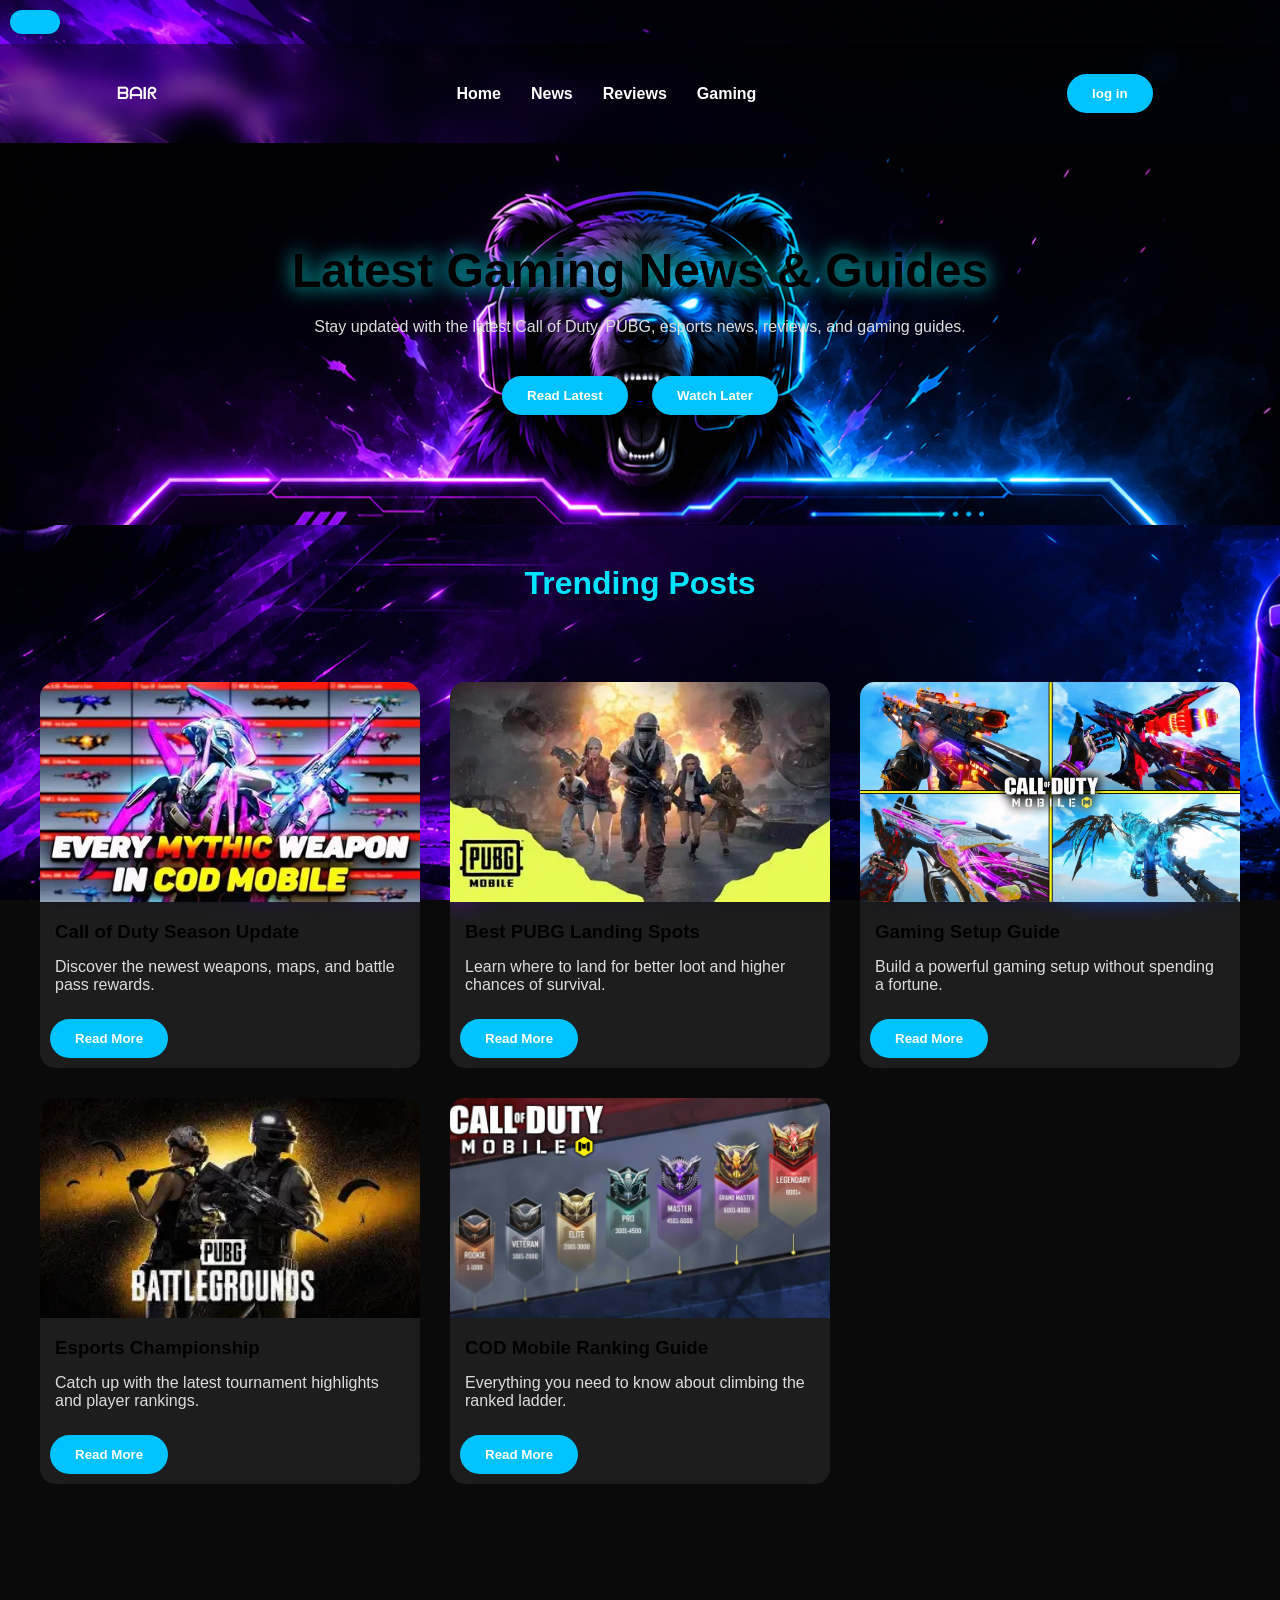
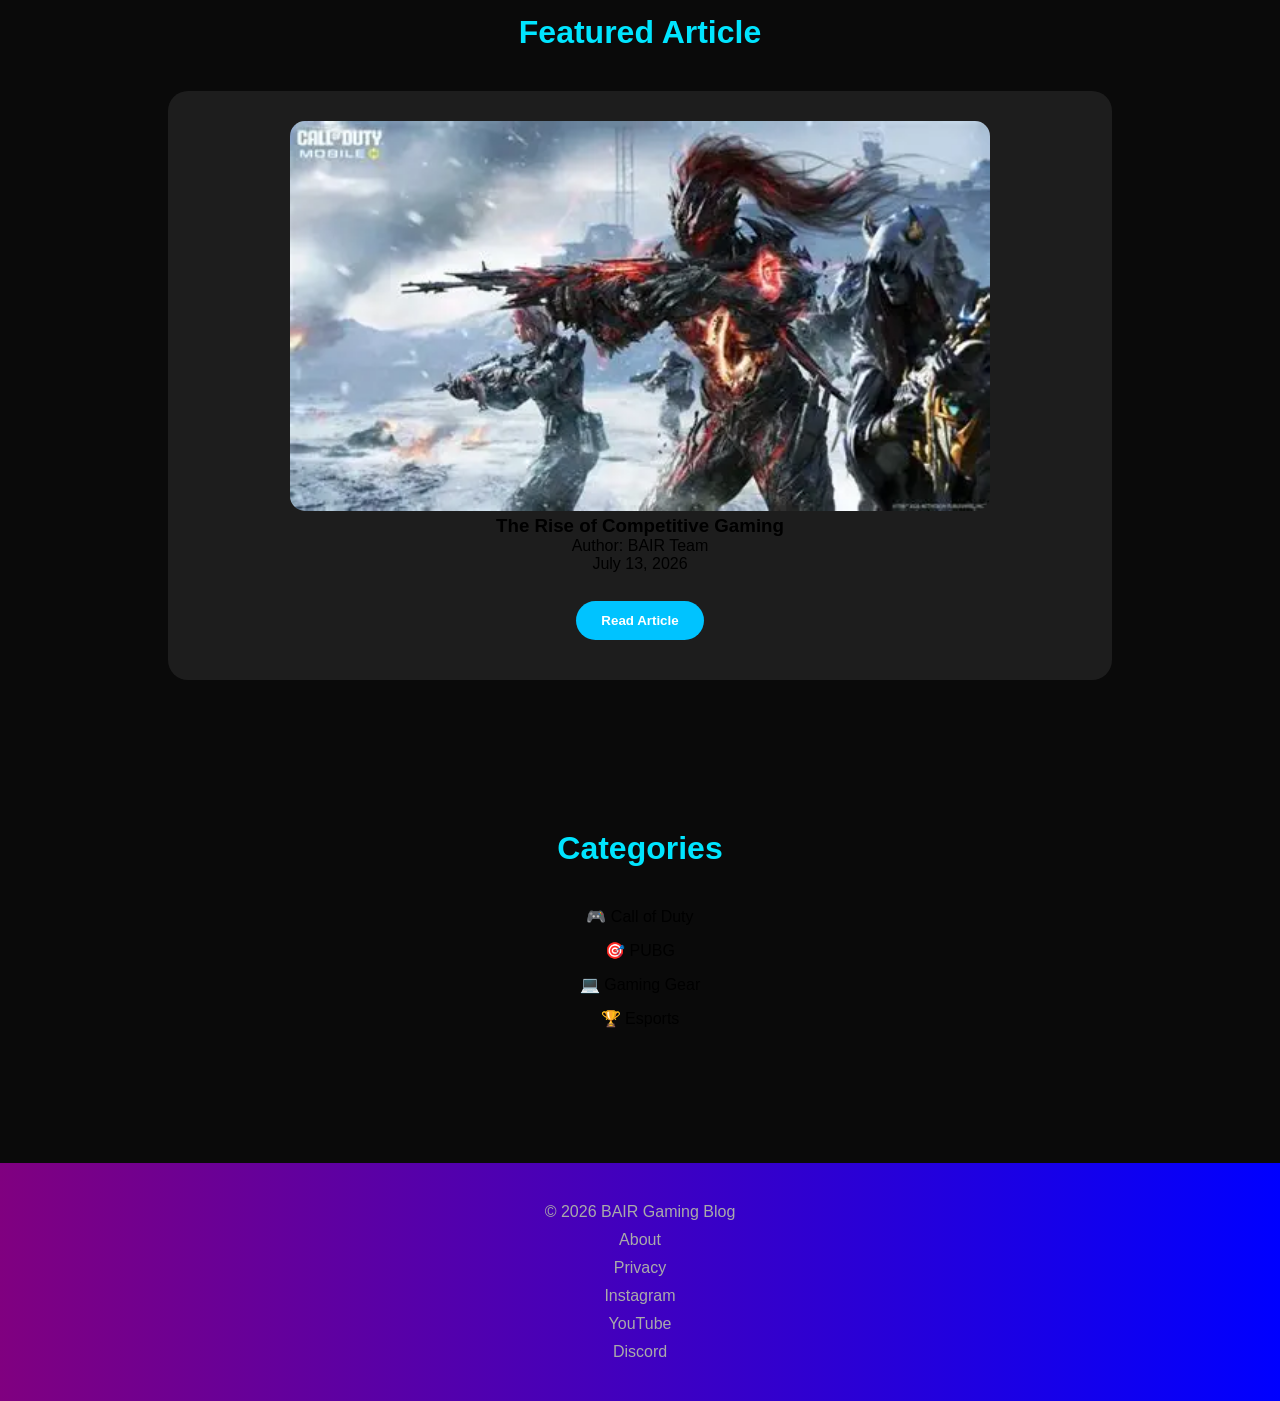
<file: index.html>
<!DOCTYPE html>
<html lang="en">
<head>
    <meta charset="UTF-8">
    <meta name="viewport" content="width=device-width, initial-scale=1.0">
    <title>ᗷᗩIᖇ</title>

    <link rel="icon" type="image/png" href="assets/ede705b7-24f5-47b2-87d8-4bb759a129b2.png">
    <link rel="stylesheet" href="index.css">
    <button>    <a href="login.html">
</button>

    </a>
</head>

<body>

<header>

    <nav>
        <a href="#">ᗷᗩIᖇ</a>

        <ul>
            <li><a href="#">Home</a></li>
            <li><a href="#">News</a></li>
            <li><a href="#">Reviews</a></li>
            <li><a href="#">Gaming</a></li>
        </ul>
<a href="login.html">
    <button>log in</button>
</a>
    </nav>

</header>

<main>

    <!-- Hero Section -->

    <section class="hero">

        <h1>Latest Gaming News & Guides</h1>

        <p>
            Stay updated with the latest Call of Duty,
            PUBG, esports news, reviews, and gaming guides.
        </p>

       <a href="latest.html">
    <button>Read Latest</button>
</a>
        <button>Watch Later</button>

    </section>

    <!-- Trending Posts -->

    <section class="trending">

        <h2>Trending Posts</h2>

        <div class="posts">

            <article class="card">

                <img src="assets/OIP.webp"
                     alt="Call of Duty gameplay">

                <h3>Call of Duty Season Update</h3>

                <p>
                    Discover the newest weapons,
                    maps, and battle pass rewards.
                </p>

                <button>Read More</button>

            </article>

            <article class="card">

                <img src="assets/OIP (1).webp"
                     alt="PUBG action">

                <h3>Best PUBG Landing Spots</h3>

                <p>
                    Learn where to land for better loot
                    and higher chances of survival.
                </p>

                <button>Read More</button>

            </article>

            <article class="card">

                <img src="assets/maxresdefault.jpg"
                     alt="Gaming setup">

                <h3>Gaming Setup Guide</h3>

                <p>
                    Build a powerful gaming setup without
                    spending a fortune.
                </p>

                <button>Read More</button>

            </article>

            <article class="card">

                <img src="assets/OIP (2).webp"
                     alt="Esports tournament">

                <h3>Esports Championship</h3>

                <p>
                    Catch up with the latest tournament
                    highlights and player rankings.
                </p>

                <button>Read More</button>

            </article>

            <article class="card">

                <img src="assets/call-of-duty-mobile-codm-ranks.avif"
                     alt="Call of Duty Mobile ranks">

                <h3>COD Mobile Ranking Guide</h3>

                <p>
                    Everything you need to know about
                    climbing the ranked ladder.
                </p>

                <button>Read More</button>

            </article>

        </div>

    </section>

    <!-- Featured -->

    <section class="featured">

        <h2>Featured Article</h2>

        <article>

            <img src="assets/vecna.webp"
                 alt="Featured gaming article">

            <h3>The Rise of Competitive Gaming</h3>

            <p>Author: BAIR Team</p>

            <time datetime="2026-07-13">
                July 13, 2026
            </time>

            <br><br>

            <button>Read Article</button>

        </article>

    </section>

    <!-- Categories -->

    <aside class="categories">

        <h2>Categories</h2>

        <ul>

            <li>🎮 Call of Duty</li>

            <li>🎯 PUBG</li>

            <li>💻 Gaming Gear</li>

            <li>🏆 Esports</li>

        </ul>

    </aside>

</main>

<footer>

    <p>&copy; 2026 BAIR Gaming Blog</p>

    <p>About</p>
    <p>Privacy</p>
    <p>Instagram</p>
    <p>YouTube</p>
    <p>Discord</p>

</footer>

</body>
</html>
</file>
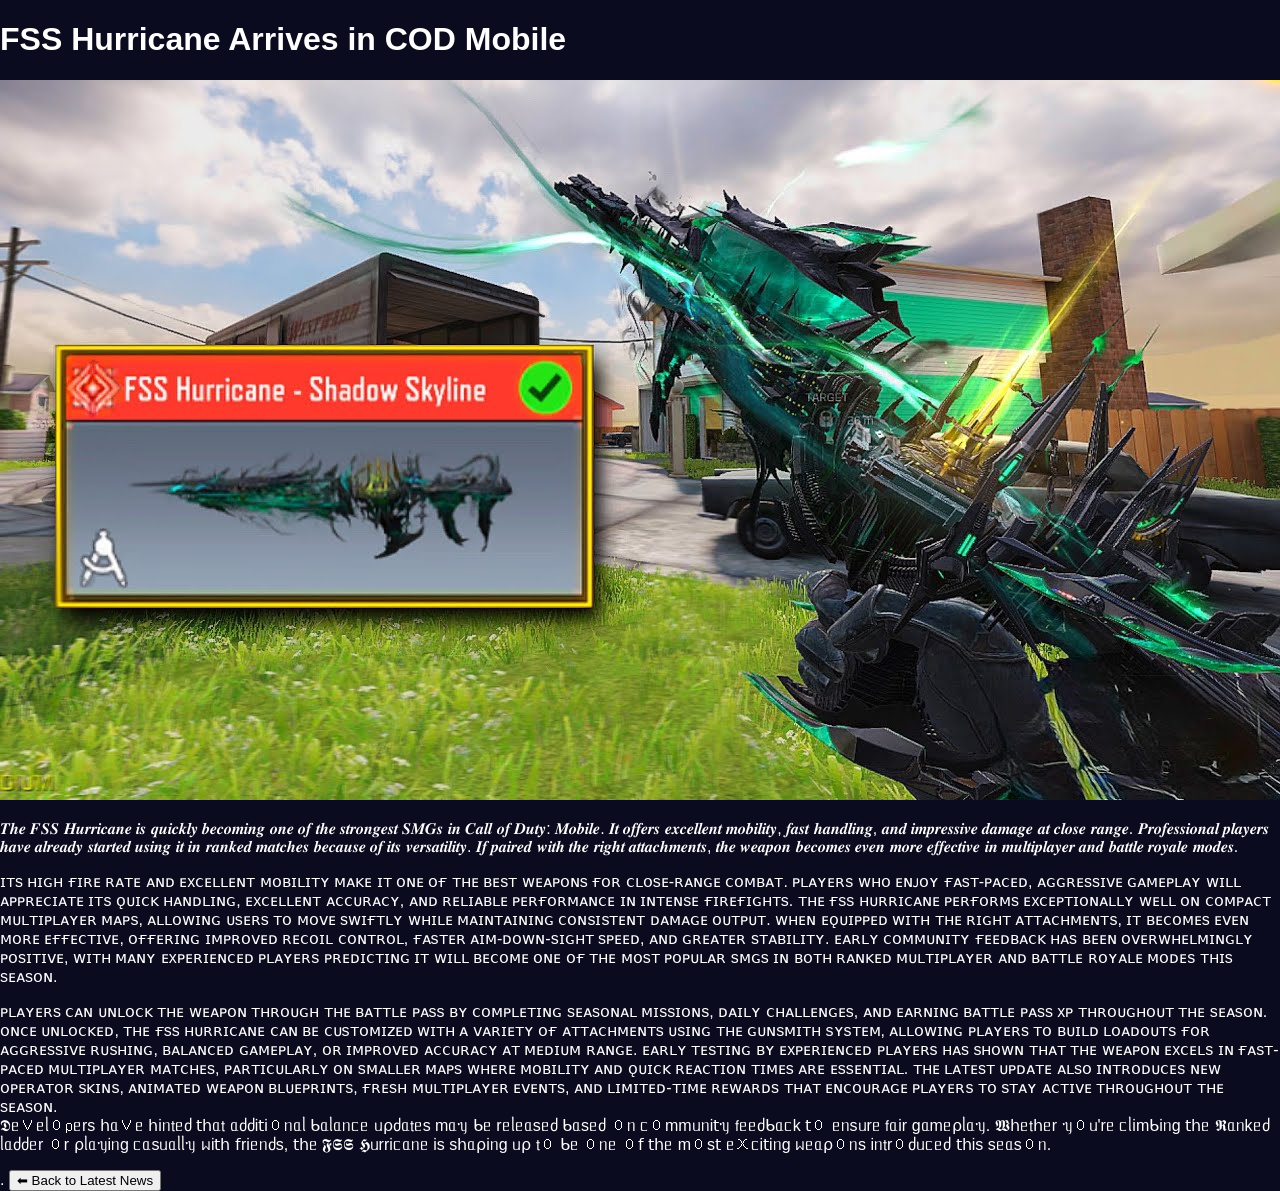
<file: cod.story.html>
<!DOCTYPE html>
<html lang="en">
<head>
    <title>FSS Hurricane | BAIR</title>
    <link rel="stylesheet" href="latest.css">
</head>
<body>

<h1>FSS Hurricane Arrives in COD Mobile</h1>

<img src="assets/fss.jpg" alt="FSS Hurricane">

<p>
𝑻𝒉𝒆 𝑭𝑺𝑺 𝑯𝒖𝒓𝒓𝒊𝒄𝒂𝒏𝒆 𝒊𝒔 𝒒𝒖𝒊𝒄𝒌𝒍𝒚 𝒃𝒆𝒄𝒐𝒎𝒊𝒏𝒈 𝒐𝒏𝒆 𝒐𝒇 𝒕𝒉𝒆 𝒔𝒕𝒓𝒐𝒏𝒈𝒆𝒔𝒕 𝑺𝑴𝑮𝒔 𝒊𝒏
𝑪𝒂𝒍𝒍 𝒐𝒇 𝑫𝒖𝒕𝒚: 𝑴𝒐𝒃𝒊𝒍𝒆. 𝑰𝒕 𝒐𝒇𝒇𝒆𝒓𝒔 𝒆𝒙𝒄𝒆𝒍𝒍𝒆𝒏𝒕 𝒎𝒐𝒃𝒊𝒍𝒊𝒕𝒚, 𝒇𝒂𝒔𝒕 𝒉𝒂𝒏𝒅𝒍𝒊𝒏𝒈,
𝒂𝒏𝒅 𝒊𝒎𝒑𝒓𝒆𝒔𝒔𝒊𝒗𝒆 𝒅𝒂𝒎𝒂𝒈𝒆 𝒂𝒕 𝒄𝒍𝒐𝒔𝒆 𝒓𝒂𝒏𝒈𝒆. 𝑷𝒓𝒐𝒇𝒆𝒔𝒔𝒊𝒐𝒏𝒂𝒍 𝒑𝒍𝒂𝒚𝒆𝒓𝒔 𝒉𝒂𝒗𝒆
𝒂𝒍𝒓𝒆𝒂𝒅𝒚 𝒔𝒕𝒂𝒓𝒕𝒆𝒅 𝒖𝒔𝒊𝒏𝒈 𝒊𝒕 𝒊𝒏 𝒓𝒂𝒏𝒌𝒆𝒅 𝒎𝒂𝒕𝒄𝒉𝒆𝒔 𝒃𝒆𝒄𝒂𝒖𝒔𝒆 𝒐𝒇 𝒊𝒕𝒔 𝒗𝒆𝒓𝒔𝒂𝒕𝒊𝒍𝒊𝒕𝒚.
𝑰𝒇 𝒑𝒂𝒊𝒓𝒆𝒅 𝒘𝒊𝒕𝒉 𝒕𝒉𝒆 𝒓𝒊𝒈𝒉𝒕 𝒂𝒕𝒕𝒂𝒄𝒉𝒎𝒆𝒏𝒕𝒔, 𝒕𝒉𝒆 𝒘𝒆𝒂𝒑𝒐𝒏 𝒃𝒆𝒄𝒐𝒎𝒆𝒔 𝒆𝒗𝒆𝒏 𝒎𝒐𝒓𝒆
𝒆𝒇𝒇𝒆𝒄𝒕𝒊𝒗𝒆 𝒊𝒏 𝒎𝒖𝒍𝒕𝒊𝒑𝒍𝒂𝒚𝒆𝒓 𝒂𝒏𝒅 𝒃𝒂𝒕𝒕𝒍𝒆 𝒓𝒐𝒚𝒂𝒍𝒆 𝒎𝒐𝒅𝒆𝒔.
</p>

<p>
ɪᴛs ʜɪɢʜ ғɪʀᴇ ʀᴀᴛᴇ ᴀɴᴅ ᴇxᴄᴇʟʟᴇɴᴛ ᴍᴏʙɪʟɪᴛʏ ᴍᴀᴋᴇ ɪᴛ ᴏɴᴇ ᴏғ ᴛʜᴇ ʙᴇsᴛ ᴡᴇᴀᴘᴏɴs ғᴏʀ ᴄʟᴏsᴇ-ʀᴀɴɢᴇ ᴄᴏᴍʙᴀᴛ.
ᴘʟᴀʏᴇʀs ᴡʜᴏ ᴇɴᴊᴏʏ ғᴀsᴛ-ᴘᴀᴄᴇᴅ, ᴀɢɢʀᴇssɪᴠᴇ ɢᴀᴍᴇᴘʟᴀʏ ᴡɪʟʟ ᴀᴘᴘʀᴇᴄɪᴀᴛᴇ ɪᴛs ǫᴜɪᴄᴋ ʜᴀɴᴅʟɪɴɢ, ᴇxᴄᴇʟʟᴇɴᴛ ᴀᴄᴄᴜʀᴀᴄʏ, ᴀɴᴅ ʀᴇʟɪᴀʙʟᴇ
ᴘᴇʀғᴏʀᴍᴀɴᴄᴇ ɪɴ ɪɴᴛᴇɴsᴇ ғɪʀᴇғɪɢʜᴛs. ᴛʜᴇ ғss ʜᴜʀʀɪᴄᴀɴᴇ ᴘᴇʀғᴏʀᴍs ᴇxᴄᴇᴘᴛɪᴏɴᴀʟʟʏ ᴡᴇʟʟ ᴏɴ ᴄᴏᴍᴘᴀᴄᴛ ᴍᴜʟᴛɪᴘʟᴀʏᴇʀ ᴍᴀᴘs, ᴀʟʟᴏᴡɪɴɢ ᴜsᴇʀs
ᴛᴏ ᴍᴏᴠᴇ sᴡɪғᴛʟʏ ᴡʜɪʟᴇ ᴍᴀɪɴᴛᴀɪɴɪɴɢ ᴄᴏɴsɪsᴛᴇɴᴛ ᴅᴀᴍᴀɢᴇ ᴏᴜᴛᴘᴜᴛ. ᴡʜᴇɴ ᴇǫᴜɪᴘᴘᴇᴅ ᴡɪᴛʜ ᴛʜᴇ ʀɪɢʜᴛ ᴀᴛᴛᴀᴄʜᴍᴇɴᴛs, ɪᴛ ʙᴇᴄᴏᴍᴇs ᴇᴠᴇɴ ᴍᴏʀᴇ ᴇғғᴇᴄᴛɪᴠᴇ,
ᴏғғᴇʀɪɴɢ ɪᴍᴘʀᴏᴠᴇᴅ ʀᴇᴄᴏɪʟ ᴄᴏɴᴛʀᴏʟ, ғᴀsᴛᴇʀ ᴀɪᴍ-ᴅᴏᴡɴ-sɪɢʜᴛ sᴘᴇᴇᴅ, ᴀɴᴅ ɢʀᴇᴀᴛᴇʀ sᴛᴀʙɪʟɪᴛʏ. ᴇᴀʀʟʏ ᴄᴏᴍᴍᴜɴɪᴛʏ ғᴇᴇᴅʙᴀᴄᴋ ʜᴀs ʙᴇᴇɴ ᴏᴠᴇʀᴡʜᴇʟᴍɪɴɢʟʏ
ᴘᴏsɪᴛɪᴠᴇ, ᴡɪᴛʜ ᴍᴀɴʏ ᴇxᴘᴇʀɪᴇɴᴄᴇᴅ ᴘʟᴀʏᴇʀs ᴘʀᴇᴅɪᴄᴛɪɴɢ ɪᴛ ᴡɪʟʟ ʙᴇᴄᴏᴍᴇ ᴏɴᴇ ᴏғ ᴛʜᴇ ᴍᴏsᴛ ᴘᴏᴘᴜʟᴀʀ sᴍɢs ɪɴ ʙᴏᴛʜ ʀᴀɴᴋᴇᴅ ᴍᴜʟᴛɪᴘʟᴀʏᴇʀ
ᴀɴᴅ ʙᴀᴛᴛʟᴇ ʀᴏʏᴀʟᴇ ᴍᴏᴅᴇs ᴛʜɪs sᴇᴀsᴏɴ.
</p>



<p>
ᴘʟᴀʏᴇʀs ᴄᴀɴ ᴜɴʟᴏᴄᴋ ᴛʜᴇ ᴡᴇᴀᴘᴏɴ ᴛʜʀᴏᴜɢʜ ᴛʜᴇ ʙᴀᴛᴛʟᴇ ᴘᴀss ʙʏ ᴄᴏᴍᴘʟᴇᴛɪɴɢ sᴇᴀsᴏɴᴀʟ ᴍɪssɪᴏɴs, ᴅᴀɪʟʏ ᴄʜᴀʟʟᴇɴɢᴇs,
ᴀɴᴅ ᴇᴀʀɴɪɴɢ ʙᴀᴛᴛʟᴇ ᴘᴀss xᴘ ᴛʜʀᴏᴜɢʜᴏᴜᴛ ᴛʜᴇ sᴇᴀsᴏɴ. ᴏɴᴄᴇ ᴜɴʟᴏᴄᴋᴇᴅ, ᴛʜᴇ ғss ʜᴜʀʀɪᴄᴀɴᴇ ᴄᴀɴ ʙᴇ ᴄᴜsᴛᴏᴍɪᴢᴇᴅ ᴡɪᴛʜ ᴀ
ᴠᴀʀɪᴇᴛʏ ᴏғ ᴀᴛᴛᴀᴄʜᴍᴇɴᴛs ᴜsɪɴɢ ᴛʜᴇ ɢᴜɴsᴍɪᴛʜ sʏsᴛᴇᴍ, ᴀʟʟᴏᴡɪɴɢ ᴘʟᴀʏᴇʀs ᴛᴏ ʙᴜɪʟᴅ ʟᴏᴀᴅᴏᴜᴛs ғᴏʀ ᴀɢɢʀᴇssɪᴠᴇ ʀᴜsʜɪɴɢ,
ʙᴀʟᴀɴᴄᴇᴅ ɢᴀᴍᴇᴘʟᴀʏ, ᴏʀ ɪᴍᴘʀᴏᴠᴇᴅ ᴀᴄᴄᴜʀᴀᴄʏ ᴀᴛ ᴍᴇᴅɪᴜᴍ ʀᴀɴɢᴇ. ᴇᴀʀʟʏ ᴛᴇsᴛɪɴɢ ʙʏ ᴇxᴘᴇʀɪᴇɴᴄᴇᴅ ᴘʟᴀʏᴇʀs ʜᴀs sʜᴏᴡɴ ᴛʜᴀᴛ ᴛʜᴇ
ᴡᴇᴀᴘᴏɴ ᴇxᴄᴇʟs ɪɴ ғᴀsᴛ-ᴘᴀᴄᴇᴅ ᴍᴜʟᴛɪᴘʟᴀʏᴇʀ ᴍᴀᴛᴄʜᴇs, ᴘᴀʀᴛɪᴄᴜʟᴀʀʟʏ ᴏɴ sᴍᴀʟʟᴇʀ ᴍᴀᴘs ᴡʜᴇʀᴇ ᴍᴏʙɪʟɪᴛʏ ᴀɴᴅ ǫᴜɪᴄᴋ ʀᴇᴀᴄᴛɪᴏɴ ᴛɪᴍᴇs ᴀʀᴇ ᴇssᴇɴᴛɪᴀʟ.
ᴛʜᴇ ʟᴀᴛᴇsᴛ ᴜᴘᴅᴀᴛᴇ ᴀʟsᴏ ɪɴᴛʀᴏᴅᴜᴄᴇs ɴᴇᴡ ᴏᴘᴇʀᴀᴛᴏʀ sᴋɪɴs, ᴀɴɪᴍᴀᴛᴇᴅ ᴡᴇᴀᴘᴏɴ ʙʟᴜᴇᴘʀɪɴᴛs, ғʀᴇsʜ ᴍᴜʟᴛɪᴘʟᴀʏᴇʀ ᴇᴠᴇɴᴛs, ᴀɴᴅ ʟɪᴍɪᴛᴇᴅ-ᴛɪᴍᴇ ʀᴇᴡᴀʀᴅs ᴛʜᴀᴛ 
ᴇɴᴄᴏᴜʀᴀɢᴇ ᴘʟᴀʏᴇʀs ᴛᴏ sᴛᴀʏ ᴀᴄᴛɪᴠᴇ ᴛʜʀᴏᴜɢʜᴏᴜᴛ ᴛʜᴇ sᴇᴀsᴏɴ.
<br>
𝕯ᥱ᥎ᥱᥣ᥆⍴ᥱrs һᥲ᥎ᥱ һіᥒ𝗍ᥱძ 𝗍һᥲ𝗍 ᥲძძі𝗍і᥆ᥒᥲᥣ ᑲᥲᥣᥲᥒᥴᥱ ᥙ⍴ძᥲ𝗍ᥱs mᥲᥡ ᑲᥱ rᥱᥣᥱᥲsᥱძ ᑲᥲsᥱძ ᥆ᥒ ᥴ᥆mmᥙᥒі𝗍ᥡ 𝖿ᥱᥱძᑲᥲᥴk 𝗍᥆ ᥱᥒsᥙrᥱ 𝖿ᥲіr gᥲmᥱ⍴ᥣᥲᥡ.
𝖂һᥱ𝗍һᥱr ᥡ᥆ᥙ'rᥱ ᥴᥣіmᑲіᥒg 𝗍һᥱ 𝕽ᥲᥒkᥱძ ᥣᥲძძᥱr ᥆r ⍴ᥣᥲᥡіᥒg ᥴᥲsᥙᥲᥣᥣᥡ ᥕі𝗍һ 𝖿rіᥱᥒძs, 𝗍һᥱ 𝕱𝕾𝕾 𝕳ᥙrrіᥴᥲᥒᥱ іs sһᥲ⍴іᥒg ᥙ⍴ 𝗍᥆ ᑲᥱ ᥆ᥒᥱ ᥆𝖿 𝗍һᥱ m᥆s𝗍
ᥱ᥊ᥴі𝗍іᥒg ᥕᥱᥲ⍴᥆ᥒs іᥒ𝗍r᥆ძᥙᥴᥱძ 𝗍һіs sᥱᥲs᥆ᥒ.
</p>.

<a href="index.html"></a>
<a href="latest.html">
    <button>⬅ Back to Latest News</button>
</a>

</body>
</html>
</file>
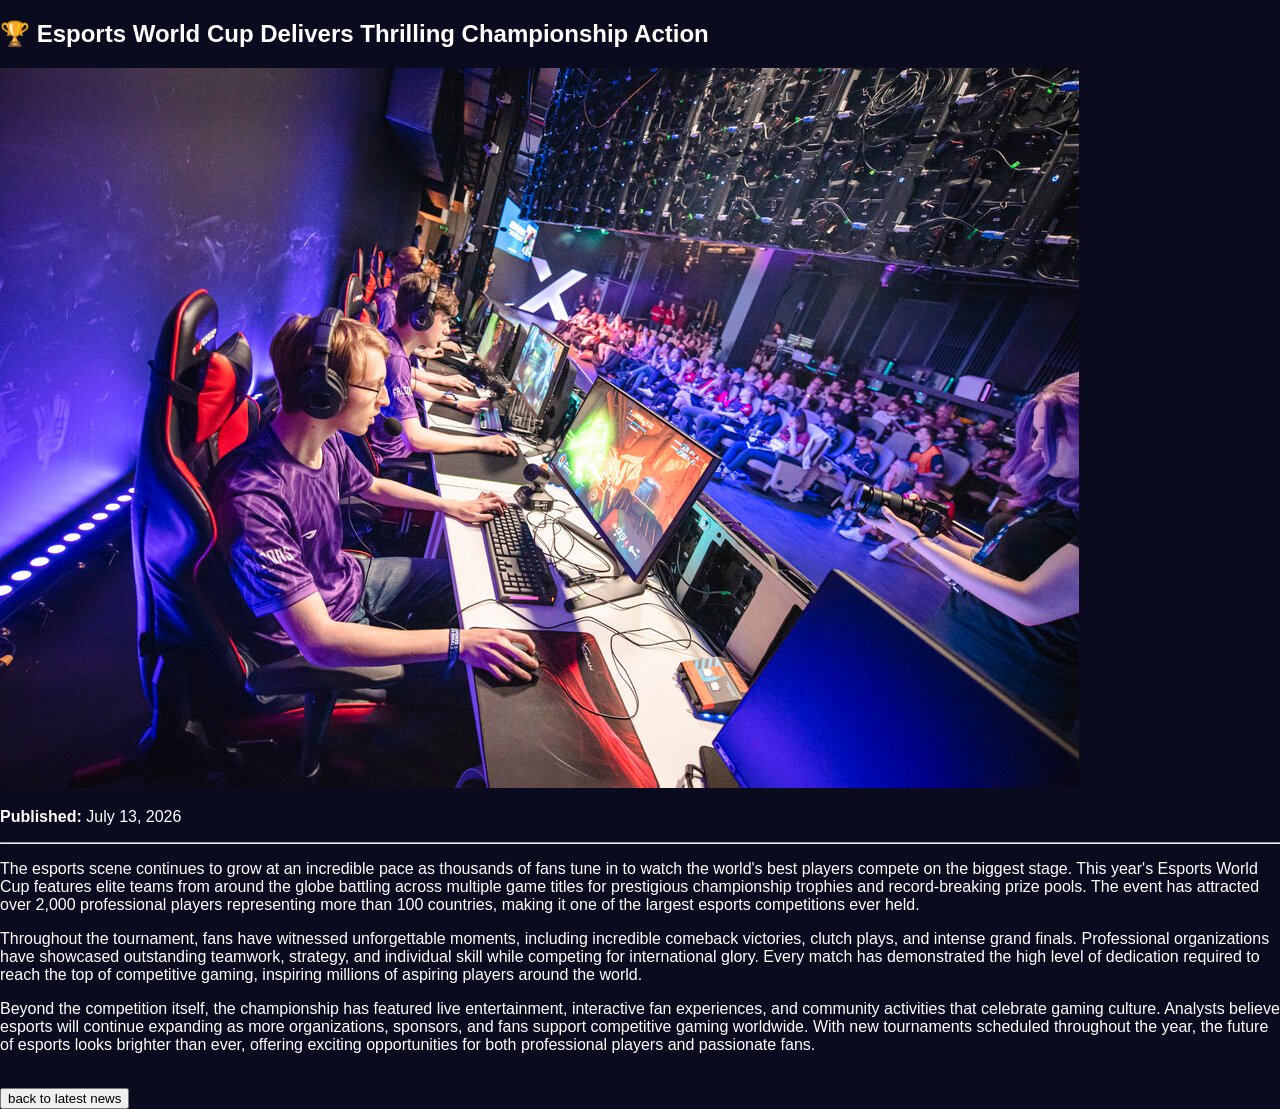
<file: esport.story.html>
<!DOCTYPE html>
<html lang="en">
<head>
    <meta charset="UTF-8">
    <meta name="viewport" content="width=device-width, initial-scale=1.0">
    <title>Esports Championship | BAIR Gaming</title>

    <link rel="stylesheet" href="latest.css">
</head>

<body>

<main>

<section class="story">

    <h1>🏆 Esports World Cup Delivers Thrilling Championship Action</h1>

    <img src="assets/ESports.jpeg" alt="Esports Championship">

    <p><strong>Published:</strong> July 13, 2026</p>

    <hr>

    <p>
The esports scene continues to grow at an incredible pace as thousands of fans tune in to watch the world's best players
compete on the biggest stage. This year's Esports World Cup features elite teams from around the globe battling across multiple 
game titles for prestigious championship trophies and record-breaking prize pools. The event has attracted over 2,000 professional
players representing more than 100 countries, making it one of the largest esports competitions ever held.
    </p>

    <p>
Throughout the tournament, fans have witnessed unforgettable moments, including incredible comeback victories,
clutch plays, and intense grand finals. Professional organizations have showcased outstanding teamwork, strategy,
and individual skill while competing for international glory. Every match has demonstrated the high level of dedication 
required to reach the top of competitive gaming, inspiring millions of aspiring players around the world.
    </p>

    <p>
Beyond the competition itself, the championship has featured live entertainment, interactive fan experiences,
and community activities that celebrate gaming culture. Analysts believe esports will continue expanding as
more organizations, sponsors, and fans support competitive gaming worldwide. With new tournaments scheduled 
throughout the year, the future of esports looks brighter than ever, offering exciting opportunities for both
professional players and passionate fans. 
    </p>

    <br>
   <a href="latest.html">
    <button>back to latest news</button>
</a>
</section>

</main>

</body>
</html>
</file>
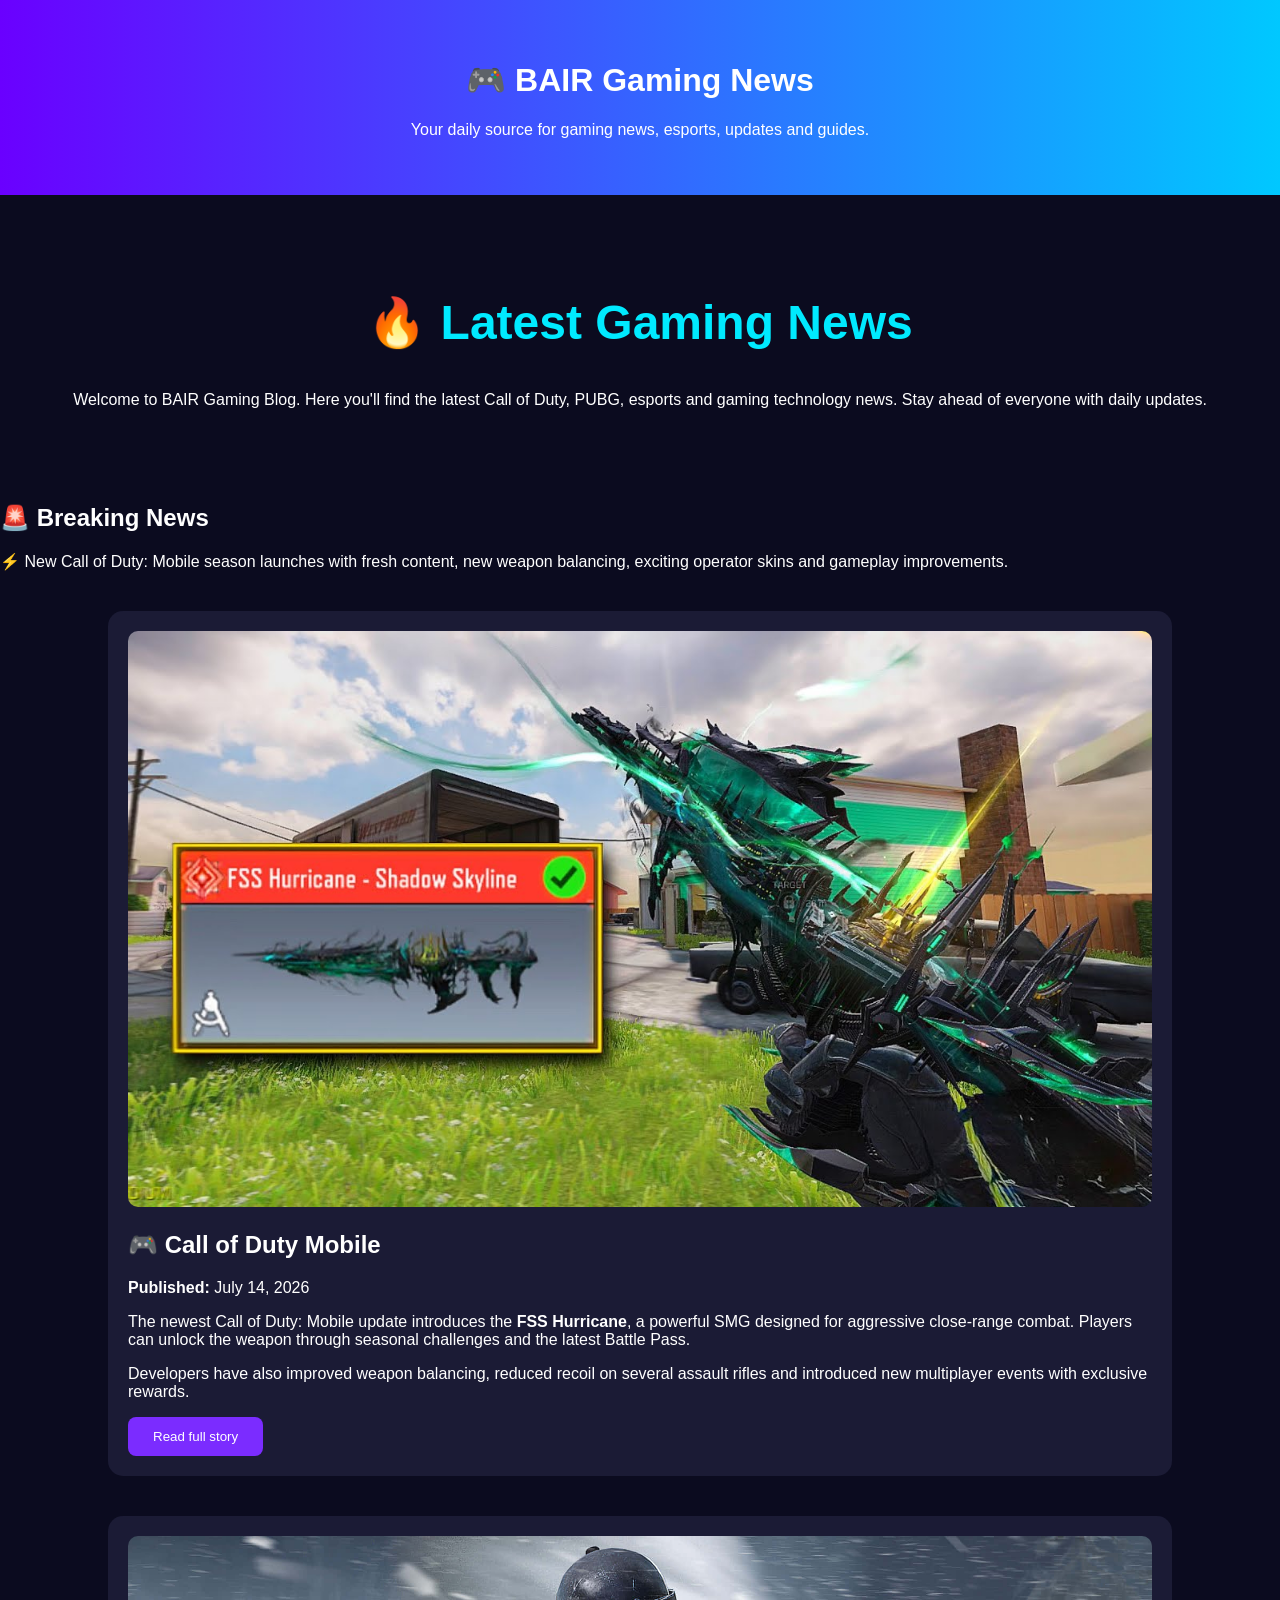
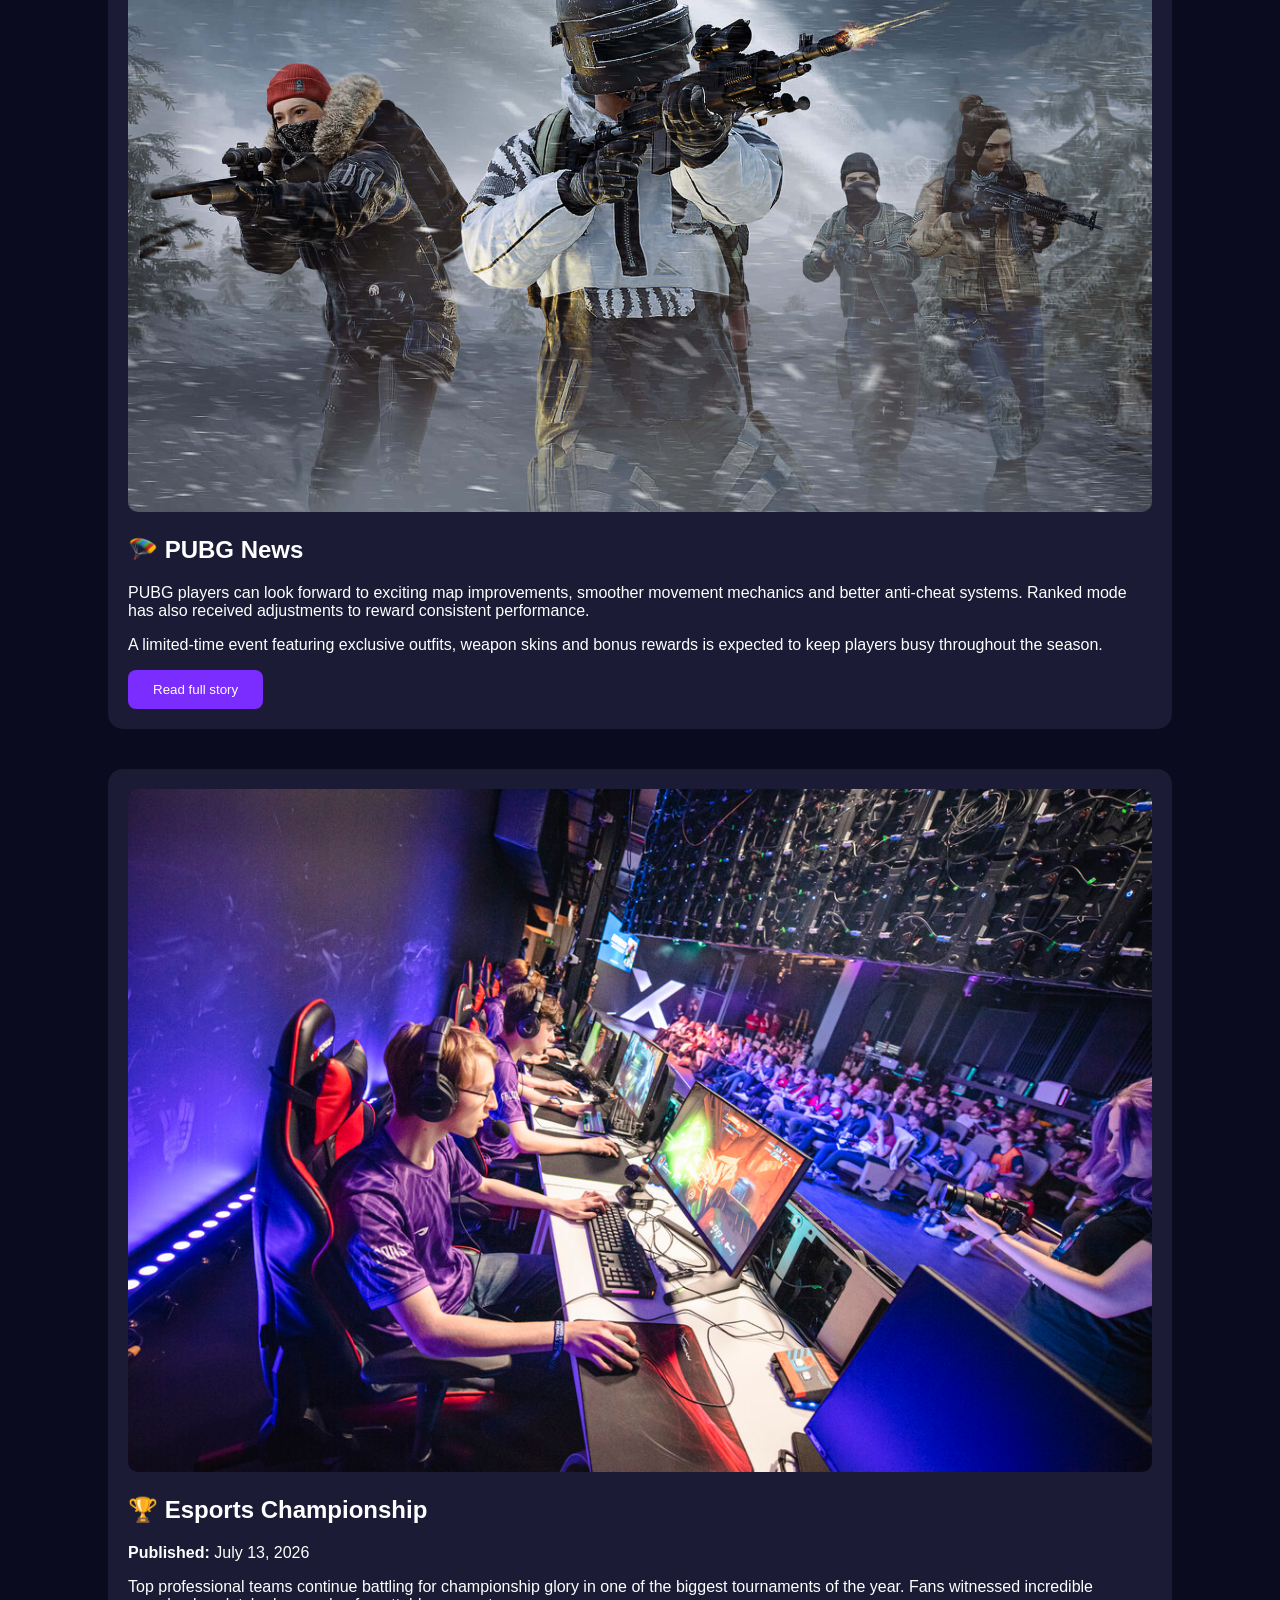
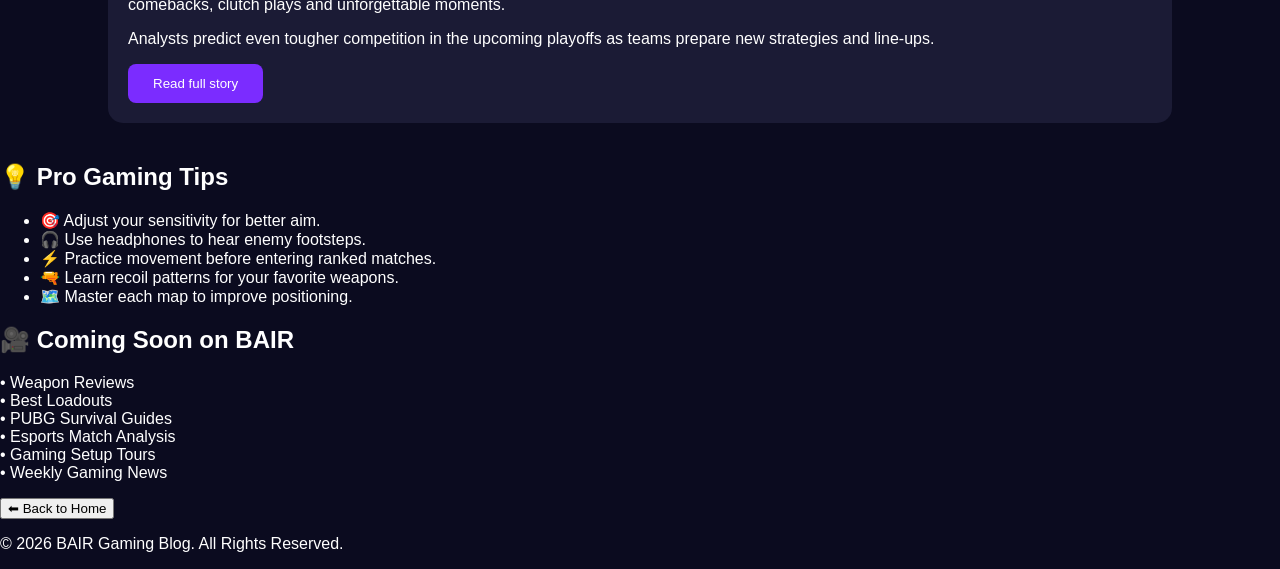
<file: latest.html>
<!DOCTYPE html>
<html lang="en">
<head>
    <meta charset="UTF-8">
    <meta name="viewport" content="width=device-width, initial-scale=1.0">
    <title>Latest Gaming News | BAIR</title>

    <link rel="stylesheet" href="latest.css">

</head>

<body>

<header>

    <h1>🎮 BAIR Gaming News</h1>

    <p class="subtitle">
        Your daily source for gaming news, esports, updates and guides.
    </p>

</header>

<main>

    <!-- Hero -->

    <section class="hero">

        <h2>🔥 Latest Gaming News</h2>

        <p>
            Welcome to BAIR Gaming Blog. Here you'll find the latest
            Call of Duty, PUBG, esports and gaming technology news.
            Stay ahead of everyone with daily updates.
        </p>

    </section>

    <!-- Breaking News -->

    <section class="breaking">

        <h2>🚨 Breaking News</h2>

        <p>
            ⚡ New Call of Duty: Mobile season launches with fresh content,
            new weapon balancing, exciting operator skins and gameplay improvements.
        </p>

    </section>

    <!-- COD -->

    <section class="news-card">

        <img src="assets/fss.jpg" alt="COD Mobile">

        <div>

            <h2>🎮 Call of Duty Mobile</h2>

            <p><strong>Published:</strong> July 14, 2026</p>

            <p>
                The newest Call of Duty: Mobile update introduces the
                <strong>FSS Hurricane</strong>, a powerful SMG designed for
                aggressive close-range combat. Players can unlock the weapon
                through seasonal challenges and the latest Battle Pass.
            </p>

            <p>
                Developers have also improved weapon balancing, reduced
                recoil on several assault rifles and introduced new
                multiplayer events with exclusive rewards.
            </p>

           <a href="cod.story.html">
    <button>Read full story</button>
</a>
        </div>

    </section>

    <!-- PUBG -->

    <section class="news-card">

        <img src="assets/pubg-1920x1080-bx7pfrk7rvn15vdt.jpg" alt="PUBG">

        <div>

            <h2>🪂 PUBG News</h2>

            <p>
                PUBG players can look forward to exciting map improvements,
                smoother movement mechanics and better anti-cheat systems.
                Ranked mode has also received adjustments to reward consistent
                performance.
            </p>

            <p>
                A limited-time event featuring exclusive outfits, weapon skins
                and bonus rewards is expected to keep players busy throughout
                the season.
            </p>

             <a href="pubg.story.html">
    <button>Read full story</button>
</a>
        </div>

    </section>

    <!-- Esports -->

    <section class="news-card">

        <img src="assets/ESports.jpeg" alt="Esports">

        <div>

            <h2>🏆 Esports Championship</h2>

            <p><strong>Published:</strong> July 13, 2026</p>

            <p>
                Top professional teams continue battling for championship
                glory in one of the biggest tournaments of the year.
                Fans witnessed incredible comebacks, clutch plays and
                unforgettable moments.
            </p>

            <p>
                Analysts predict even tougher competition in the upcoming
                playoffs as teams prepare new strategies and line-ups.
            </p>

  <a href="esport.story.html">
    <button>Read full story</button>
</a>

        </div>

    </section>

    <!-- Gaming Tips -->

    <section class="tips">

        <h2>💡 Pro Gaming Tips</h2>

        <ul>

            <li>🎯 Adjust your sensitivity for better aim.</li>

            <li>🎧 Use headphones to hear enemy footsteps.</li>

            <li>⚡ Practice movement before entering ranked matches.</li>

            <li>🔫 Learn recoil patterns for your favorite weapons.</li>

            <li>🗺️ Master each map to improve positioning.</li>

        </ul>

    </section>

    <!-- Upcoming -->

    <section class="upcoming">

        <h2>🎥 Coming Soon on BAIR</h2>

        <p>

            • Weapon Reviews<br>
            • Best Loadouts<br>
            • PUBG Survival Guides<br>
            • Esports Match Analysis<br>
            • Gaming Setup Tours<br>
            • Weekly Gaming News

        </p>

    </section>

</main>

<footer>

    <a href="index.html">
        <button>⬅ Back to Home</button>
    </a>

    <p>© 2026 BAIR Gaming Blog. All Rights Reserved.</p>

</footer>

</body>
</html>
</file>
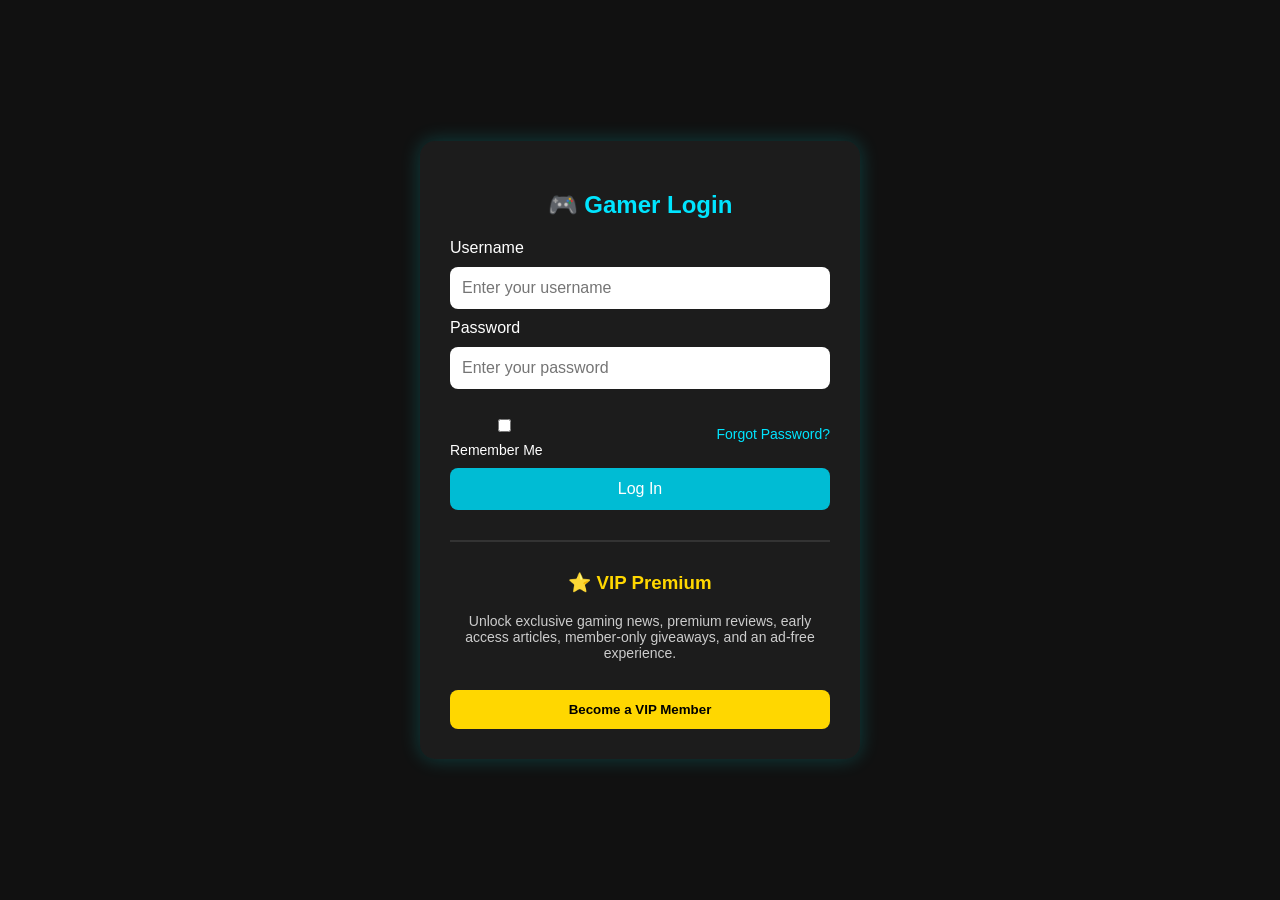
<file: login.html>
<!DOCTYPE html>
<html lang="en">
<head>
<meta charset="UTF-8">
<meta name="viewport" content="width=device-width, initial-scale=1.0">
<title>Gaming Blog Login</title>

<style>
body{
    margin:0;
    font-family:Arial, Helvetica, sans-serif;
    background:#111;
    color:white;
    display:flex;
    justify-content:center;
    align-items:center;
    height:100vh;
}

.container{
    width:380px;
    background:#1c1c1c;
    padding:30px;
    border-radius:15px;
    box-shadow:0 0 20px rgba(0,255,255,0.2);
}

h2{
    text-align:center;
    color:#00e5ff;
}

input{
    width:100%;
    padding:12px;
    margin:10px 0;
    border:none;
    border-radius:8px;
    font-size:16px;
    box-sizing:border-box;
}

.login-btn{
    width:100%;
    padding:12px;
    background:#00bcd4;
    color:white;
    border:none;
    border-radius:8px;
    font-size:16px;
    cursor:pointer;
    margin-top:10px;
}

.login-btn:hover{
    background:#0097a7;
}

.options{
    display:flex;
    justify-content:space-between;
    align-items:center;
    font-size:14px;
    margin-top:10px;
}

.options a{
    color:#00e5ff;
    text-decoration:none;
}

hr{
    margin:30px 0;
    border:1px solid #333;
}

.vip{
    text-align:center;
}

.vip h3{
    color:gold;
}

.vip p{
    color:#ccc;
    font-size:14px;
}

.vip-btn{
    margin-top:15px;
    width:100%;
    padding:12px;
    background:gold;
    color:black;
    border:none;
    border-radius:8px;
    font-weight:bold;
    cursor:pointer;
}

.vip-btn:hover{
    background:#ffca28;
}
</style>

</head>
<body>

<div class="container">

<h2>🎮 Gamer Login</h2>

<form>

<label>Username</label>
<input type="text" placeholder="Enter your username" required>

<label>Password</label>
<input type="password" placeholder="Enter your password" required>

<div class="options">
<label>
<input type="checkbox">
Remember Me
</label>

<a href="#">Forgot Password?</a>
</div>

<button class="login-btn" type="submit">Log In</button>

</form>

<hr>

<div class="vip">

<h3>⭐ VIP Premium</h3>

<p>
Unlock exclusive gaming news, premium reviews, early access articles,
member-only giveaways, and an ad-free experience.
</p>

<button class="vip-btn">
Become a VIP Member
</button>

</div>

</div>

</body>
</html>
</file>
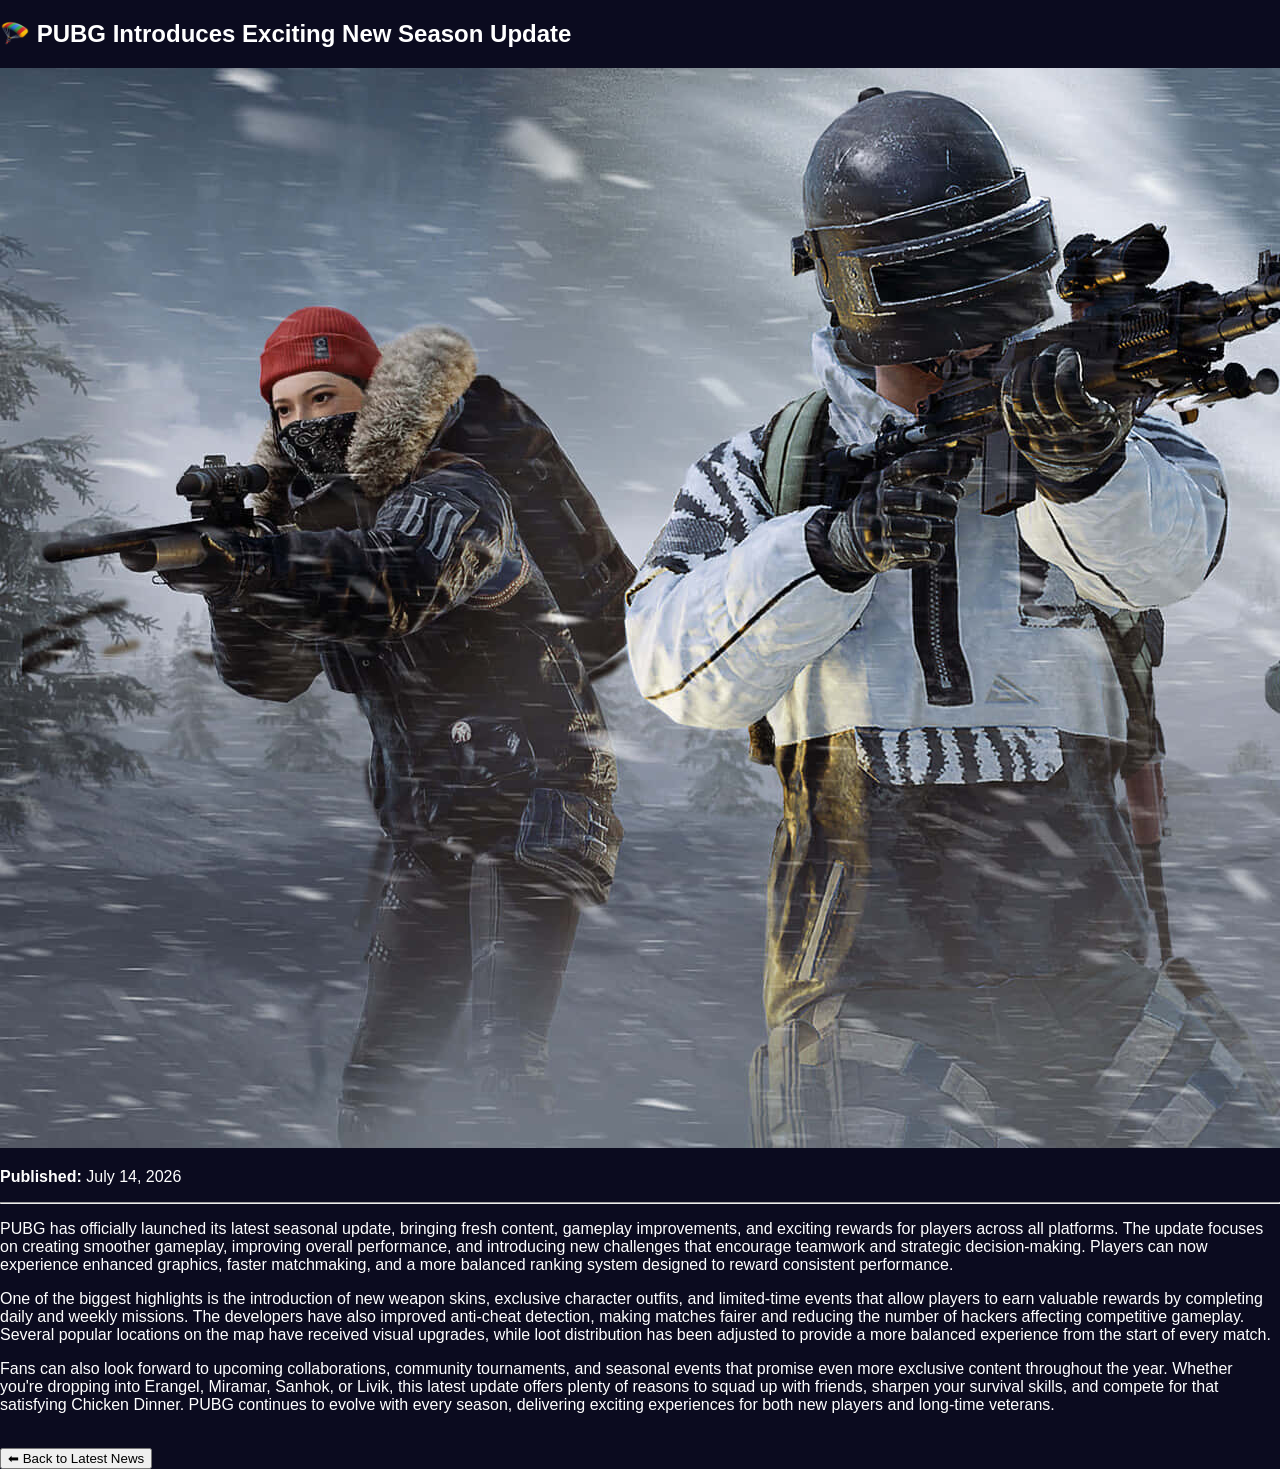
<file: pubg.story.html>
<!DOCTYPE html>
<html lang="en">
<head>
    <meta charset="UTF-8">
    <meta name="viewport" content="width=device-width, initial-scale=1.0">
    <title>PUBG Update | BAIR Gaming</title>

    <link rel="stylesheet" href="latest.css">
</head>

<body>


<main>

<section class="story">

    <h1>🪂 PUBG Introduces Exciting New Season Update</h1>

    <img src="assets/pubg-1920x1080-bx7pfrk7rvn15vdt.jpg" alt="PUBG Update">

    <p><strong>Published:</strong> July 14, 2026</p>

    <hr>

    <p>
PUBG has officially launched its latest seasonal update, bringing fresh content,
gameplay improvements, and exciting rewards for players across all platforms.
The update focuses on creating smoother gameplay, improving overall performance, and 
introducing new challenges that encourage teamwork and strategic decision-making. Players
can now experience enhanced graphics, faster matchmaking, and a more balanced ranking system designed
to reward consistent performance.
    </p>

    <p>
One of the biggest highlights is the introduction of new weapon skins, exclusive character outfits,
and limited-time events that allow players to earn valuable rewards by completing daily and weekly missions.
The developers have also improved anti-cheat detection, making matches fairer and reducing the number of hackers
affecting competitive gameplay. Several popular locations on the map have received visual upgrades, while loot
distribution has been adjusted to provide a more balanced experience from the start of every match.
    </p>

    <p>
Fans can also look forward to upcoming collaborations, community tournaments, and seasonal events that promise even more
exclusive content throughout the year. Whether you're dropping into Erangel, Miramar, Sanhok, or Livik, this latest update
offers plenty of reasons to squad up with friends, sharpen your survival skills, and compete for that satisfying Chicken Dinner.
PUBG continues to evolve with every season, delivering exciting experiences for both new players and long-time veterans.
    </p>

    <br>

    <a href="latest.html">
        <button>⬅ Back to Latest News</button>
    </a>

</section>

</main>

</body>
</html>
</file>
<file: index.css>
/* Google Font */
@import url('https://fonts.googleapis.com/css2?family=Poppins:wght@300;500;700&display=swap');

/* ===========================
   BAIR GAMING BLOG CSS
=========================== */

*{
    margin:0;
    padding:0;
    box-sizing:border-box;
    font-family:Arial, Helvetica, sans-serif;
}

html{
    scroll-behavior:smooth;
}


body{
    margin:0;
    min-height:100vh;
    background:#0a0a0a;
    overflow-x:hidden;
    position:relative;
}

body::before{
    content:"";
    position:fixed;
    top:0;
    left:0;
    width:200%;              /* Wider than the screen */
    height:100%;
    background:url("assets/hh.png") repeat-x;
    background-size:auto 100%;
    z-index:-1;

    animation:moveBackground 30s linear infinite;
}

@keyframes moveBackground{

    from{
        transform:translateX(0);
    }

    to{
        transform:translateX(-50%);
    }

}
/* ===========================
 NAVBAR
=========================== */

nav{
    display:flex;
    justify-content:space-between;
    align-items:center;
    padding:20px 8%;
    background:rgba(0,0,0,.4);
    backdrop-filter:blur(10px);
    position:sticky;
    top:0;
    z-index:100;
}

nav a{
    text-decoration:none;
    color:white;
    margin:0 15px;
    transition:.3s;
    font-weight:bold;
}

nav a:hover{
    color:#00e5ff;
    transform:translateY(-3px);
}

/* Remove list bullets */

nav ul{
    display:flex;
    list-style:none;
}

/* ===========================
 HERO
=========================== */

.hero{
    text-align:center;
    padding:100px 20px;
    animation:fadeIn 1.5s ease;
    background-image: url(assets/logo.png);
    background-repeat:no-repeat;
    background-size:cover;
}
.hero img{
     width:100%;
    height:220px;
    object-fit:cover;
    transition:.6s;

}

.hero h1{
    font-size:3rem;
    margin-bottom:20px;
    text-shadow:0 0 20px cyan;
}

.hero p{
    max-width:700px;
    margin:auto;
    color:#ddd;
    margin-bottom:30px;
}

button{
    padding:12px 25px;
    border:none;
    border-radius:30px;
    cursor:pointer;
    margin:10px;
    background:#00c3ff;
    color:white;
    font-weight:bold;
    transition:.4s;
}

button:hover{
    transform:scale(1.08);
    box-shadow:0 0 20px cyan;
}

/* ===========================
 HEADINGS
=========================== */

h2{
    text-align:center;
    margin:40px 0;
    font-size:2rem;
    color:#00e5ff;
}

/* ===========================
 POSTS
=========================== */

.posts{
    display:grid;
    grid-template-columns:repeat(auto-fit,minmax(280px,1fr));
    gap:30px;
    padding:40px;
}

.card{
    background:rgba(255,255,255,.08);
    border-radius:15px;
    overflow:hidden;
    transition:.5s;
    backdrop-filter:blur(12px);
    animation:slideUp 1s ease;
}

.card:hover{
    transform:translateY(-12px);
    box-shadow:0 0 25px cyan;
}

.card img{
    width:100%;
    height:220px;
    object-fit:cover;
    transition:.6s;
}

.card:hover img{
    transform:scale(1.08);
}

.card h3{
    margin:15px;
}

.card p{
    margin:15px;
    color:#ddd;
}

/* ===========================
 FEATURED
=========================== */

.featured{
    text-align:center;
    padding:50px;
}

.featured article{
    width:80%;
    margin:auto;
    background:rgba(255,255,255,.08);
    border-radius:20px;
    padding:30px;
    transition:.4s;
}

.featured article:hover{
    transform:scale(1.02);
    box-shadow:0 0 30px cyan;
}

.featured img{
    width:100%;
    max-width:700px;
    border-radius:15px;
}

/* ===========================
 CATEGORIES
=========================== */

.categories{
    text-align:center;
    padding:60px;
}

.categories ul{
    list-style:none;
}

.categories li{
    margin:15px;
    transition:.4s;
}

.categories li:hover{
    color:cyan;
    transform:translateX(10px);
}

/* ===========================
 FOOTER
=========================== */

footer{
    background: linear-gradient(to right, purple, blue);
    text-align:center;
    padding:30px;
    margin-top:60px;
}

footer p{
    margin:10px;
    color:#aaa;
    transition:.3s;
}

footer p:hover{
    color:cyan;
}

/* ===========================
 ANIMATIONS
=========================== */

@keyframes fadeIn{

    from{
        opacity:0;
        transform:translateY(50px);
    }

    to{
        opacity:1;
        transform:translateY(0);
    }

}

@keyframes slideUp{

    from{
        opacity:0;
        transform:translateY(60px);
    }

    to{
        opacity:1;
        transform:translateY(0);
    }

}

/* Floating animation */

.hero h1{
    animation:floatText 3s ease-in-out infinite;
}

@keyframes floatText{

    0%{
        transform:translateY(0);
    }

    50%{
        transform:translateY(-10px);
    }

    100%{
        transform:translateY(0);
    }

}

/* ===========================
 RESPONSIVE
=========================== */

@media(max-width:768px){

nav{
    flex-direction:column;
}

nav ul{
    flex-direction:column;
    margin-top:20px;
}

nav li{
    margin:10px;
}

.hero h1{
    font-size:2rem;
}

.posts{
    padding:20px;
}

.featured article{
    width:95%;
}

}
</file>
<file: latest.css>
/* Background */

body{
    margin:0;
    font-family:Arial, Helvetica, sans-serif;
    background:#0b0b1f;
    color:white;
}

/* Header */

header{
    text-align:center;
    padding:40px;
    background:linear-gradient(90deg,#6a00ff,#00c8ff);
}

/* Hero */

.hero{
    text-align:center;
    padding:60px 30px;
}

.hero h2{
    font-size:3rem;
    color:#00eaff;
}

/* News Cards */

.news-card{
    width:80%;
    margin:40px auto;
    background:#1b1b35;
    border-radius:15px;
    padding:20px;
}

.news-card img{
    width:100%;
    border-radius:10px;
}

.news-card button{
    padding:12px 25px;
    background:#7b2cff;
    color:white;
    border:none;
    border-radius:8px;
    cursor:pointer;
}

.news-card button:hover{
    background:#00c8ff;
}
</file>
